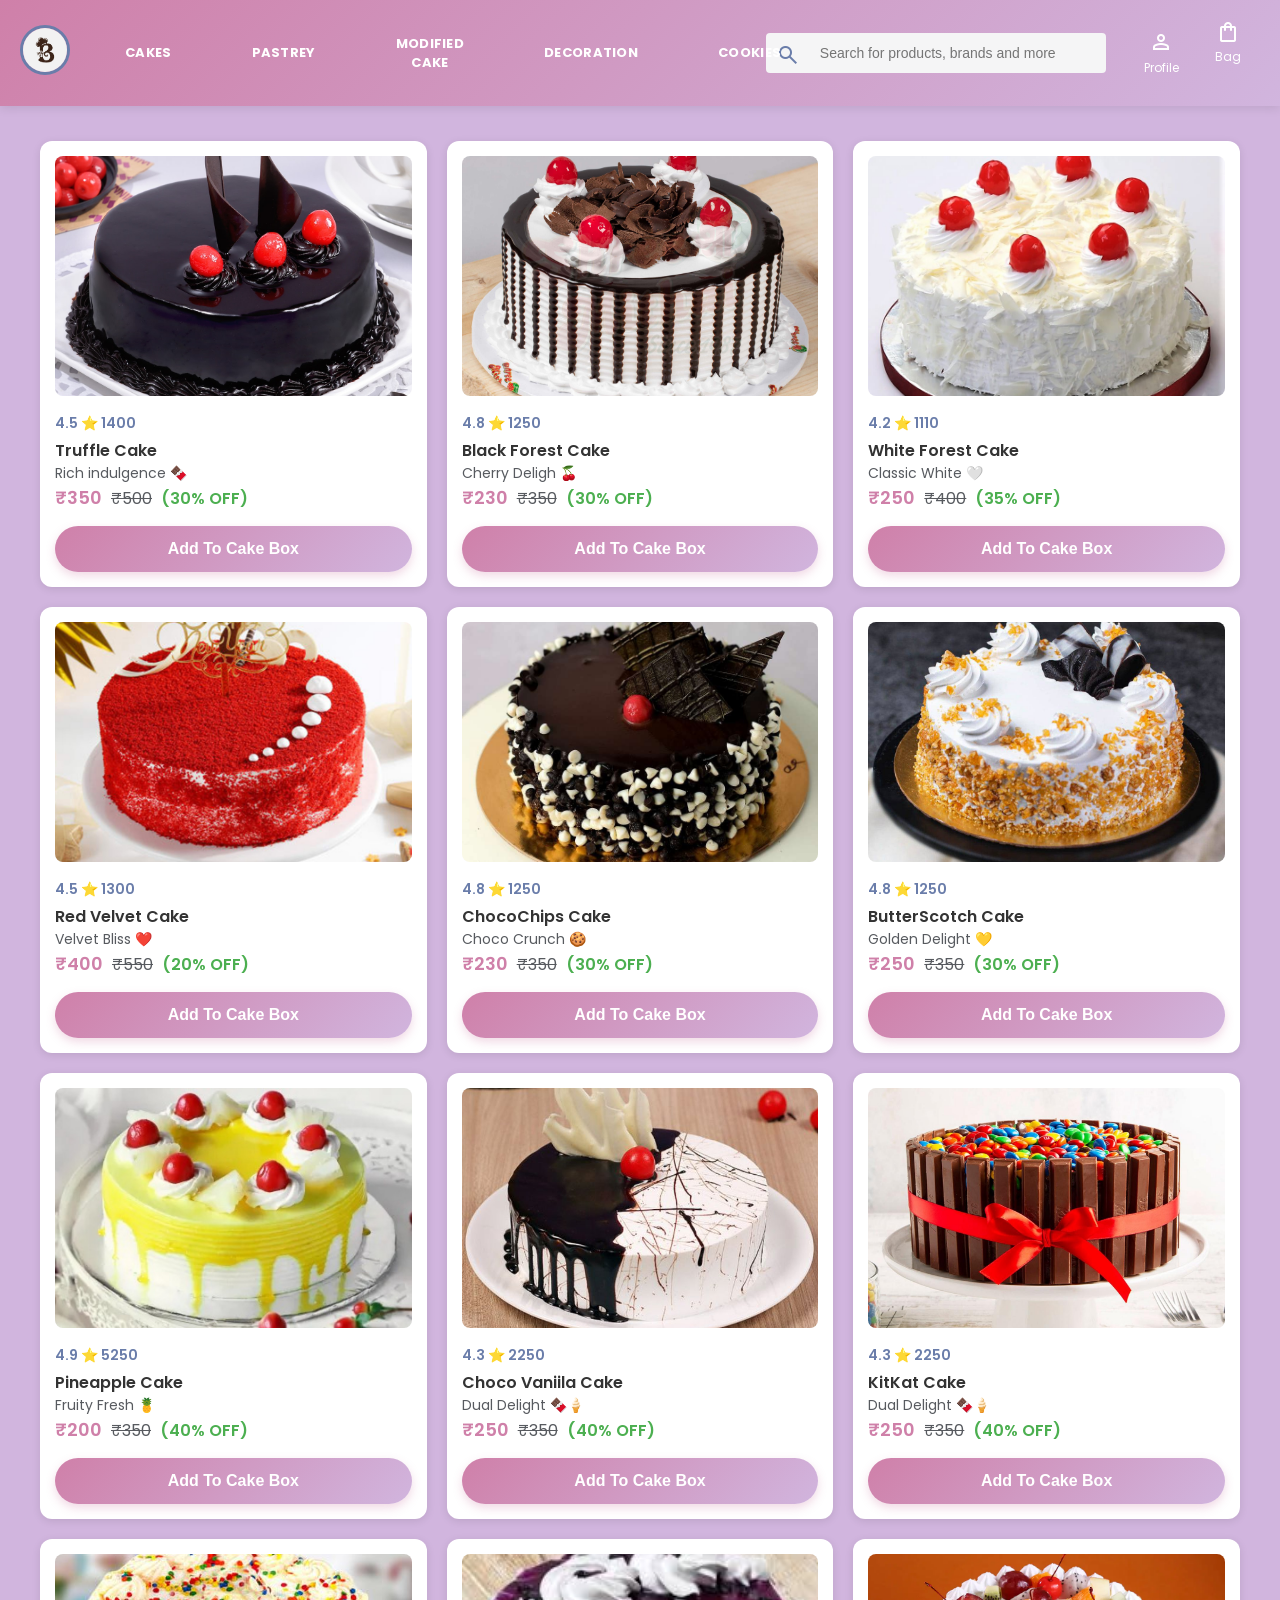
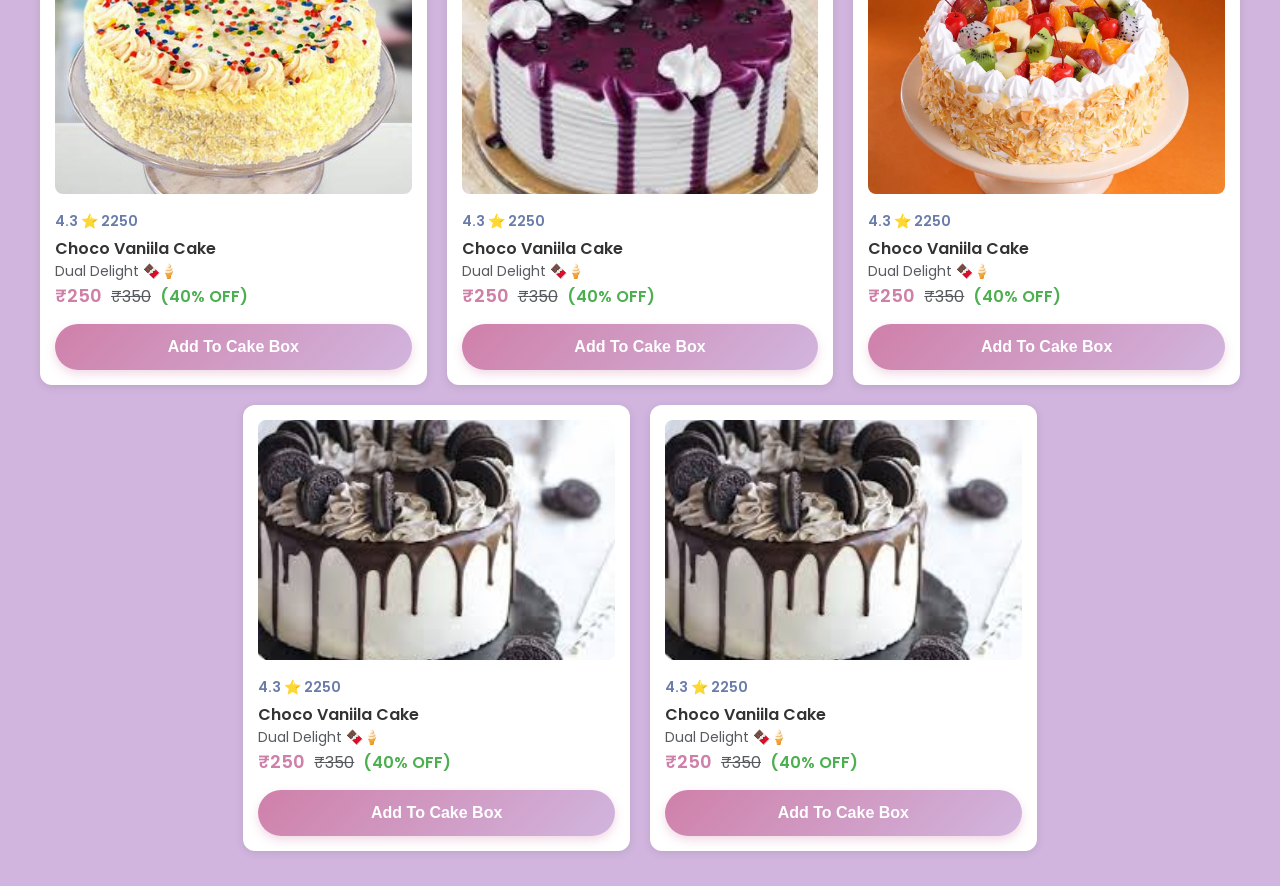
<file: index.html>
<!DOCTYPE html>
<html lang="en">

<head>
    <meta charset="UTF-8">
    <meta name="viewport" content="width=device-width, initial-scale=1.0">
    <title>Bungla Bakery</title>
    <link rel="stylesheet" href="style.css">
    <link
        href="https://fonts.googleapis.com/css2?family=Poppins:ital,wght@0,100;0,200;0,300;0,400;0,500;0,600;0,700;0,800;0,900;1,100;1,200;1,300;1,400;1,500;1,600;1,700;1,800;1,900&display=swap"
        rel="stylesheet">
    <link rel="stylesheet"
        href="https://fonts.googleapis.com/css2?family=Material+Symbols+Outlined:opsz,wght,FILL,GRAD@20..48,100..700,0..1,-50..200" />
</head>

<body>
    <header>
        <a href="#"><img class="logo" src="images/logo.jpg" alt="logo"></a>
        <nav class="navbar">
            <a href="index.html">Cakes</a>
            <a href="pastrey.html">Pastrey</a>
            <a href="modified.html">Modified Cake</a>
            <a href="decoration.html">Decoration</a>
            <a href="cookies.html">Cookies</a>
        </nav>
        <div class="search">
            <span class="material-symbols-outlined search_icon">search</span>
            <input class="search_input" placeholder="Search for products, brands and more">
        </div>
        <div class="profile">
            <span class="material-symbols-outlined person_icon">person</span>
            <span class="action">Profile</span>
        </div>
        <div class="profile">
            <span class="material-symbols-outlined cart_icon">shopping_bag</span>
            <a href="bag.html"><span class="action">Bag</span></a>
            <span class="bag-item-count"><sup>0</sup></span>
        </div>

        </div>
    </header>

    <main>
        <div class="container">
            <div class="item-container">
                <img class="cake-img" src="images/Dark Choclate.jpeg" alt="cake img">
                <div class="rating">
                    4.5 ⭐ |1400
                </div>
                <div class="name">Truffle Cake</div>
                <div class="ingredient">Rich indulgence 🍫</div>
                <div>
                    <span class="price">350</span>
                    <span class="mrp">500</span>
                    <span class="offer">(30% OFF)</span>
                </div>
                <button class="btn">Add To Cake Box</button>
            </div>
            <div class="item-container">
                <img class="cake-img" src="images/Dark Choclate.jpeg" alt="cake img">
                <div class="rating">
                    <span>4.5 ⭐ |</span>
                    <span>1400</span>
                </div>
                <div class="name">Truffle Cake</div>
                <div class="ingredient">Rich indulgence 🍫</div>
                <div>
                    <span class="price">350</span>
                    <span class="mrp">500</span>
                    <span class="offer">(30% OFF)</span>
                </div>
                <button class="btn">Add To Cake Box</button>
            </div>
            
        </div>
    </main>

    <script src="cake.js"></script>
    <script src="logic.js"></script>
    


</body>

</html>
</file>
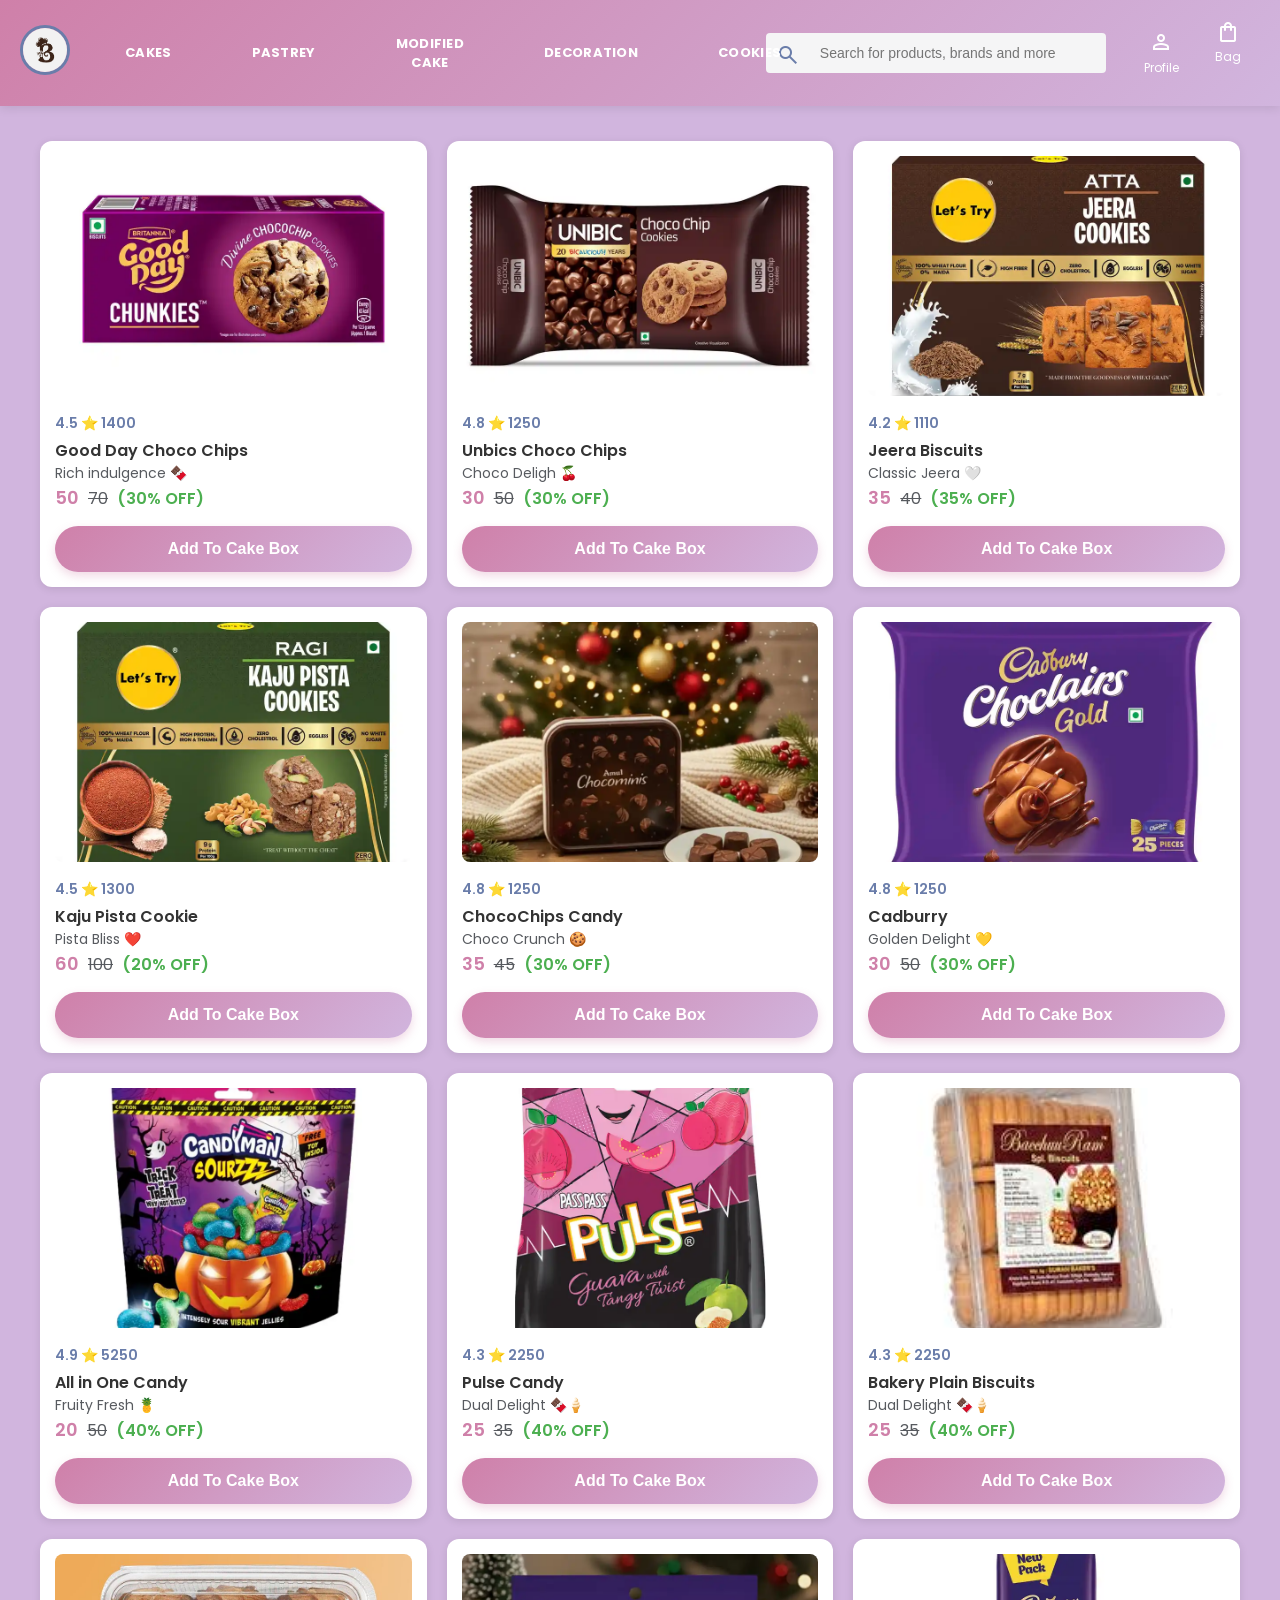
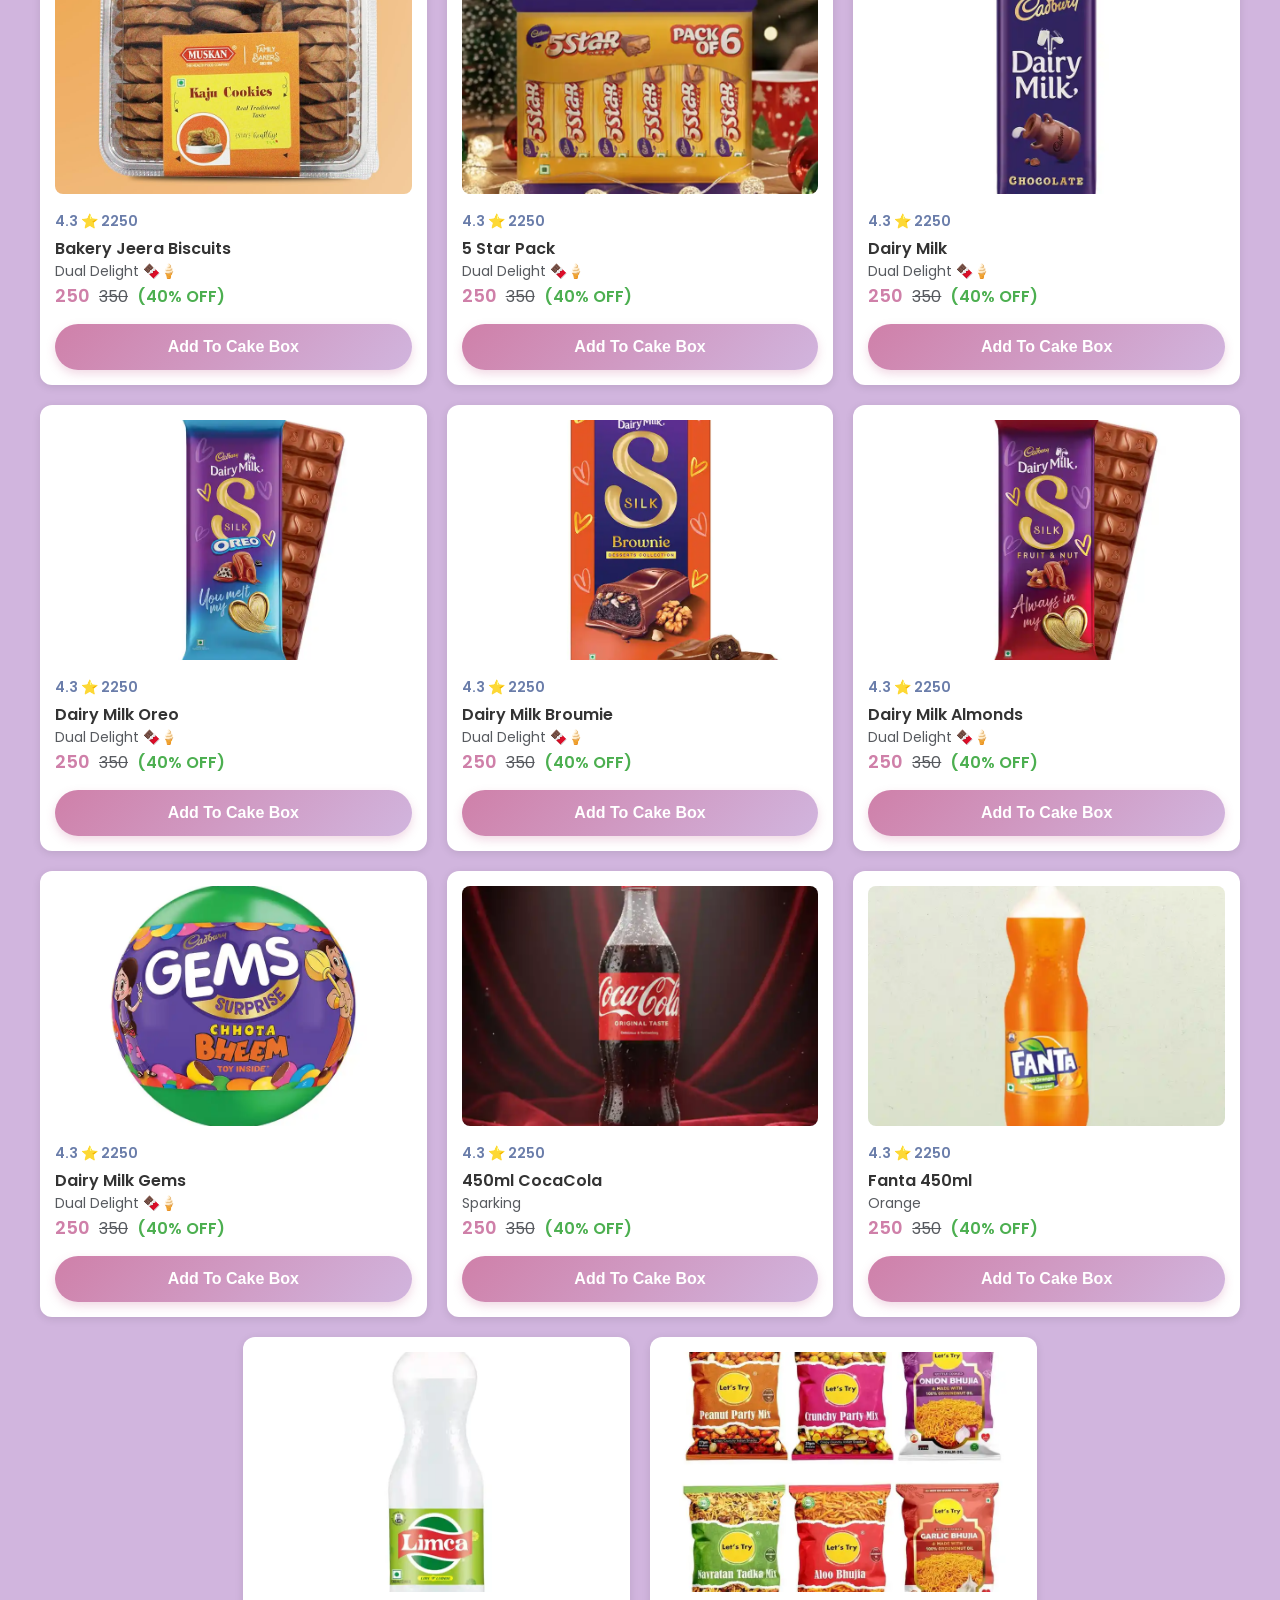
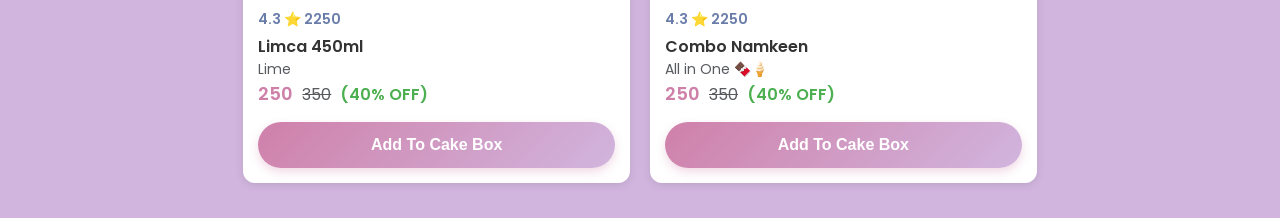
<file: cookies.html>
<!DOCTYPE html>
<html lang="en">

<head>
    <meta charset="UTF-8">
    <meta name="viewport" content="width=device-width, initial-scale=1.0">
    <title>Bungla Bakery</title>
    <link rel="stylesheet" href="style.css">
    <link
        href="https://fonts.googleapis.com/css2?family=Poppins:ital,wght@0,100;0,200;0,300;0,400;0,500;0,600;0,700;0,800;0,900;1,100;1,200;1,300;1,400;1,500;1,600;1,700;1,800;1,900&display=swap"
        rel="stylesheet">
    <link rel="stylesheet"
        href="https://fonts.googleapis.com/css2?family=Material+Symbols+Outlined:opsz,wght,FILL,GRAD@20..48,100..700,0..1,-50..200" />
</head>

<body>
    <header>
        <a href="#"><img class="logo" src="images/logo.jpg" alt="logo"></a>
        <nav class="navbar">
            <a href="index.html">Cakes</a>
            <a href="pastrey.html">Pastrey</a>
            <a href="modified.html">Modified Cake</a>
            <a href="decoration.html">Decoration</a>
            <a href="cookies.html">Cookies</a>
        </nav>
        <div class="search">
            <span class="material-symbols-outlined search_icon">search</span>
            <input class="search_input" placeholder="Search for products, brands and more">
        </div>
        <div class="profile">
            <span class="material-symbols-outlined person_icon">person</span>
            <span class="action">Profile</span>
        </div>
        <div class="profile">
            <span class="material-symbols-outlined cart_icon">shopping_bag</span>
            <a href="bag.html"><span class="action">Bag</span></a>
            <span class="bag-item-count"><sup>0</sup></span>
        </div>

        </div>
    </header>

    <main>
        <div class="fish">
            <div class="item-container">
                <img class="cake-img" src="images/Dark Choclate.jpeg" alt="cake img">
                <div class="rating">
                    4.5 ⭐ |1400
                </div>
                <div class="name">Truffle Cake</div>
                <div class="ingredient">Rich indulgence 🍫</div>
                <div>
                    <span class="price">350</span>
                    <span class="mrp">500</span>
                    <span class="offer">(30% OFF)</span>
                </div>
                <button class="btn">Add To Cake Box</button>
            </div>
            <div class="item-container">
                <img class="cake-img" src="images/Dark Choclate.jpeg" alt="cake img">
                <div class="rating">
                    <span>4.5 ⭐ |</span>
                    <span>1400</span>
                </div>
                <div class="name">Truffle Cake</div>
                <div class="ingredient">Rich indulgence 🍫</div>
                <div>
                    <span class="price">350</span>
                    <span class="mrp">500</span>
                    <span class="offer">(30% OFF)</span>
                </div>
                <button class="btn">Add To Cake Box</button>
            </div>
            
        </div>
    </main>

    <script src="cookies.js"></script>
    <script src="logic.js"></script>
    


</body>

</html>
</file>
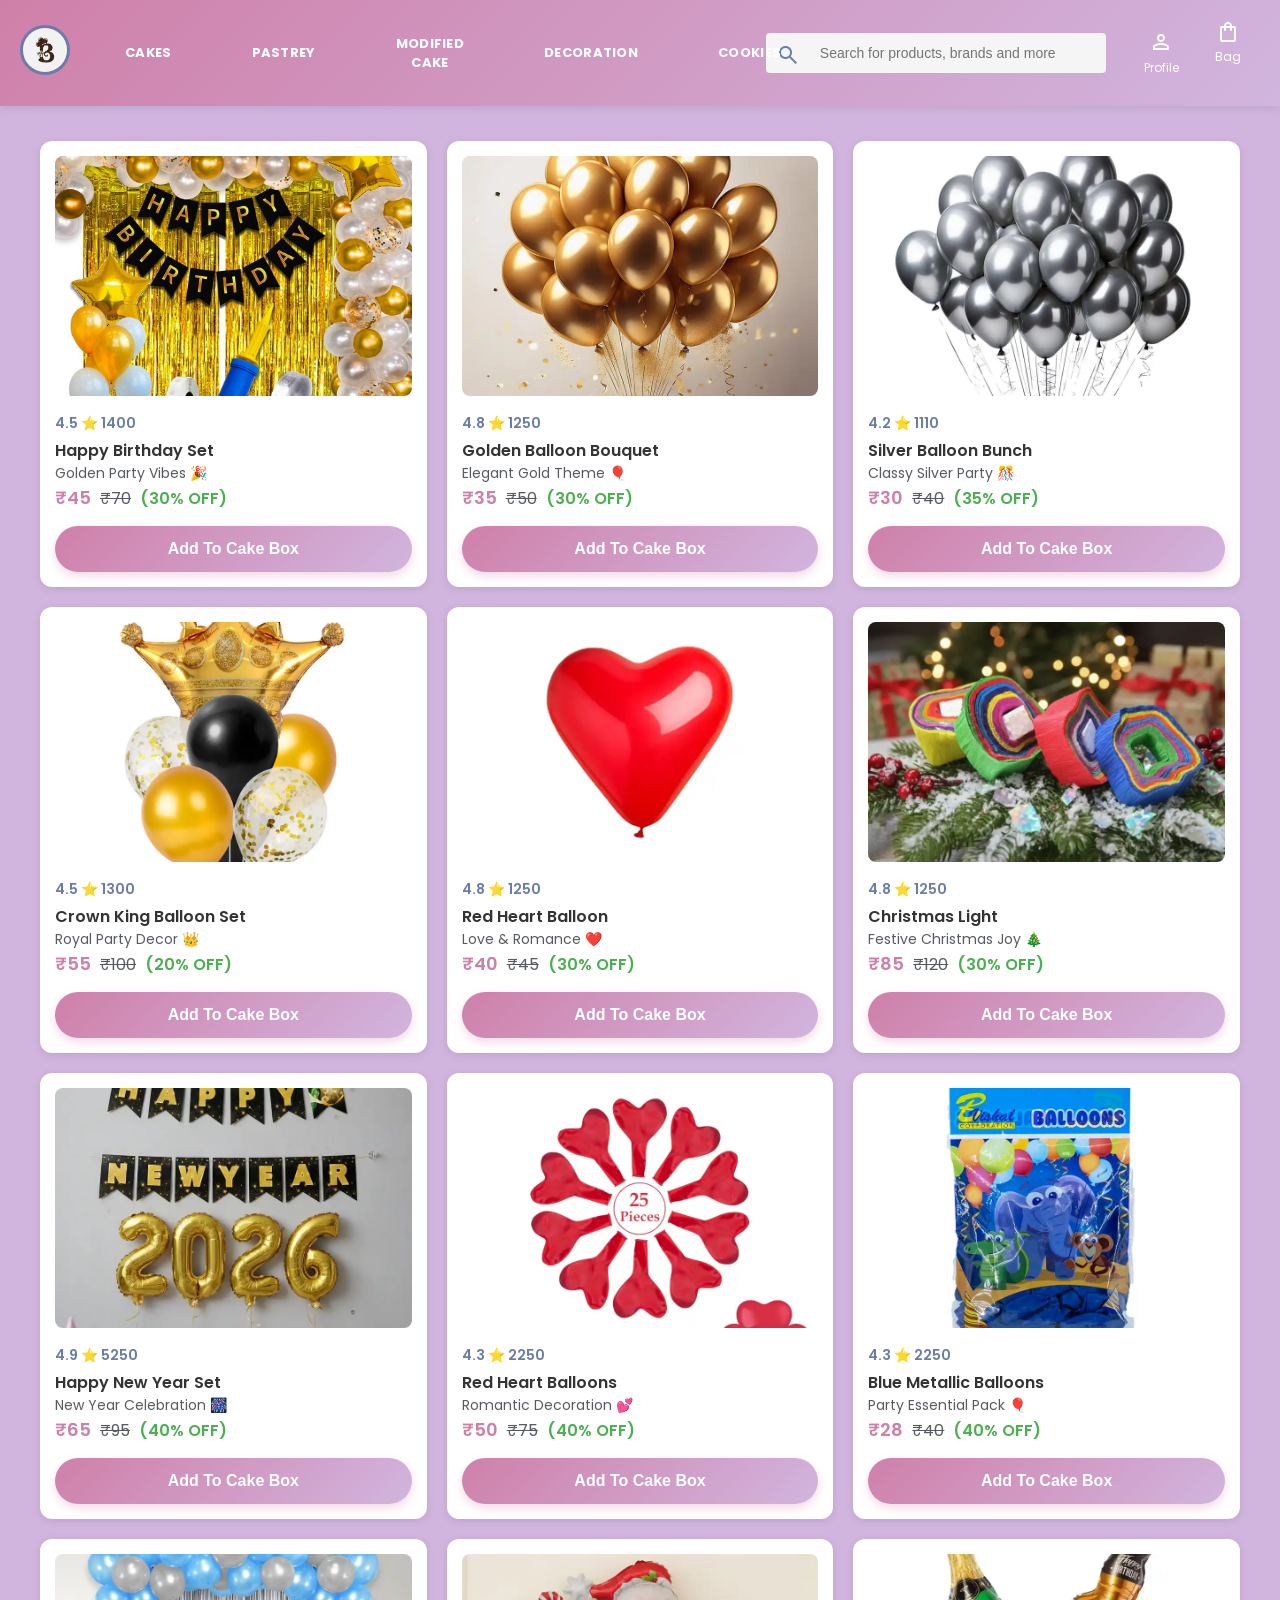
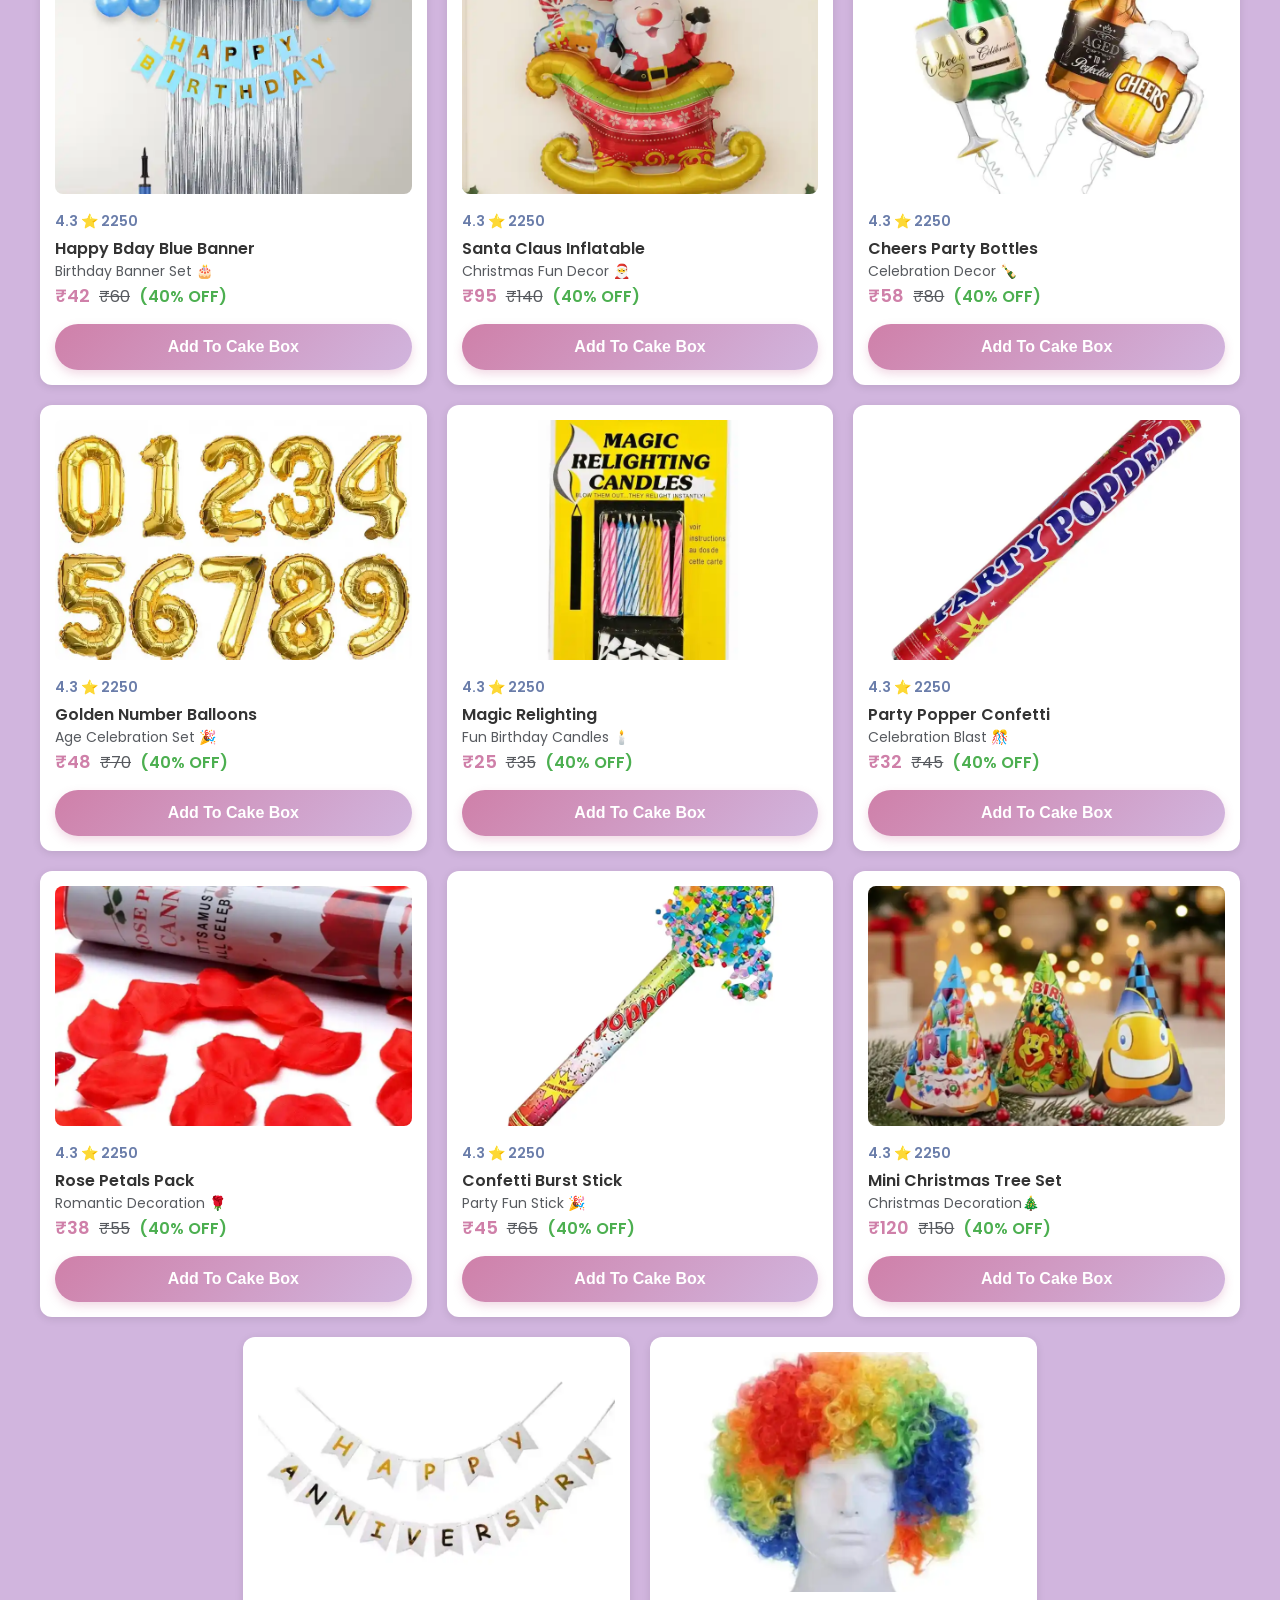
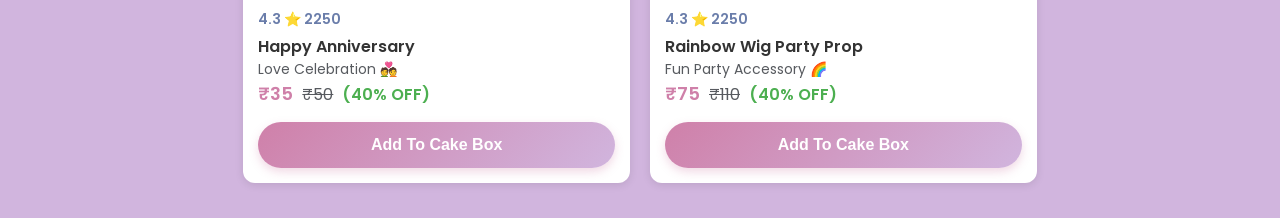
<file: decoration.html>
<!DOCTYPE html>
<html lang="en">

<head>
    <meta charset="UTF-8">
    <meta name="viewport" content="width=device-width, initial-scale=1.0">
    <title>Bungla Bakery</title>
    <link rel="stylesheet" href="style.css">
    <link
        href="https://fonts.googleapis.com/css2?family=Poppins:ital,wght@0,100;0,200;0,300;0,400;0,500;0,600;0,700;0,800;0,900;1,100;1,200;1,300;1,400;1,500;1,600;1,700;1,800;1,900&display=swap"
        rel="stylesheet">
    <link rel="stylesheet"
        href="https://fonts.googleapis.com/css2?family=Material+Symbols+Outlined:opsz,wght,FILL,GRAD@20..48,100..700,0..1,-50..200" />
</head>

<body>
    <header>
        <a href="#"><img class="logo" src="images/logo.jpg" alt="logo"></a>
        <nav class="navbar">
            <a href="index.html">Cakes</a>
            <a href="pastrey.html">Pastrey</a>
            <a href="modified.html">Modified Cake</a>
            <a href="decoration.html">Decoration</a>
            <a href="cookies.html">Cookies</a>
        </nav>
        <div class="search">
            <span class="material-symbols-outlined search_icon">search</span>
            <input class="search_input" placeholder="Search for products, brands and more">
        </div>
        <div class="profile">
            <span class="material-symbols-outlined person_icon">person</span>
            <span class="action">Profile</span>
        </div>
        <div class="profile">
            <span class="material-symbols-outlined cart_icon">shopping_bag</span>
            <a href="bag.html"><span class="action">Bag</span></a>
            <span class="bag-item-count"><sup>0</sup></span>
        </div>

        </div>
    </header>

    <main>
        <div class="cat">
            <div class="item-container">
                <img class="cake-img" src="images/Dark Choclate.jpeg" alt="cake img">
                <div class="rating">
                    4.5 ⭐ |1400
                </div>
                <div class="name">Truffle Cake</div>
                <div class="ingredient">Rich indulgence 🍫</div>
                <div>
                    <span class="price">350</span>
                    <span class="mrp">500</span>
                    <span class="offer">(30% OFF)</span>
                </div>
                <button class="btn">Add To Cake Box</button>
            </div>
            <div class="item-container">
                <img class="cake-img" src="images/Dark Choclate.jpeg" alt="cake img">
                <div class="rating">
                    <span>4.5 ⭐ |</span>
                    <span>1400</span>
                </div>
                <div class="name">Truffle Cake</div>
                <div class="ingredient">Rich indulgence 🍫</div>
                <div>
                    <span class="price">350</span>
                    <span class="mrp">500</span>
                    <span class="offer">(30% OFF)</span>
                </div>
                <button class="btn">Add To Cake Box</button>
            </div>
            
        </div>
    </main>

    <script src="decoration.js"></script>
    <script src="logic.js"></script>
    


</body>

</html>
</file>
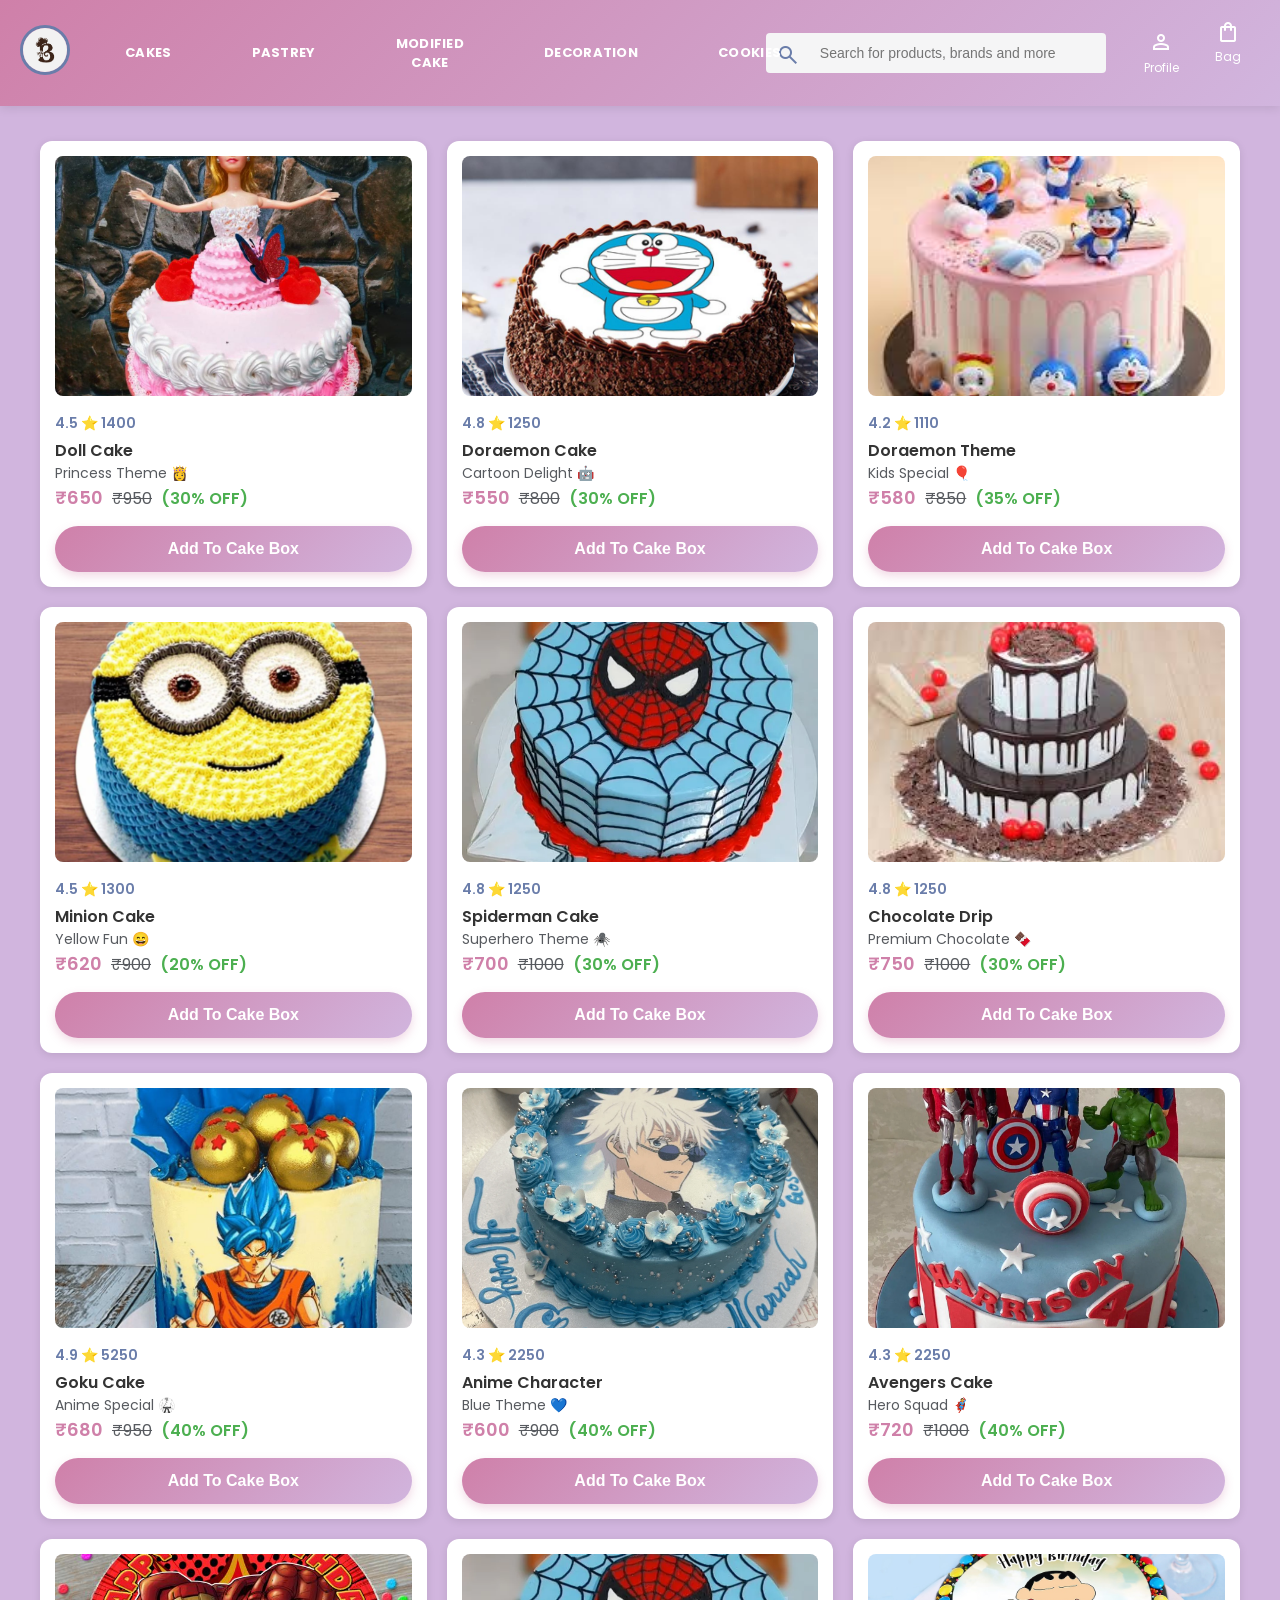
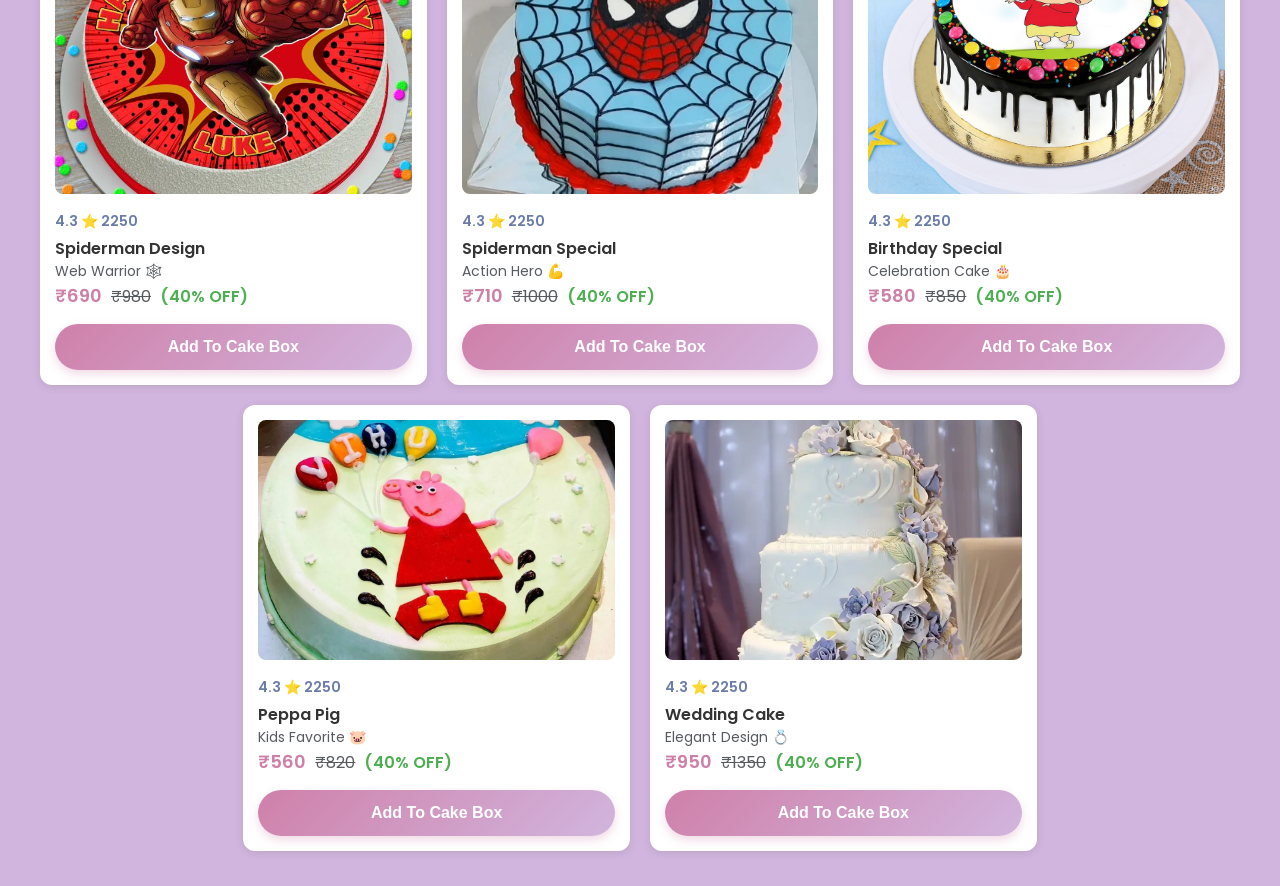
<file: modified.html>
<!DOCTYPE html>
<html lang="en">

<head>
    <meta charset="UTF-8">
    <meta name="viewport" content="width=device-width, initial-scale=1.0">
    <title>Bungla Bakery</title>
    <link rel="stylesheet" href="style.css">
    <link
        href="https://fonts.googleapis.com/css2?family=Poppins:ital,wght@0,100;0,200;0,300;0,400;0,500;0,600;0,700;0,800;0,900;1,100;1,200;1,300;1,400;1,500;1,600;1,700;1,800;1,900&display=swap"
        rel="stylesheet">
    <link rel="stylesheet"
        href="https://fonts.googleapis.com/css2?family=Material+Symbols+Outlined:opsz,wght,FILL,GRAD@20..48,100..700,0..1,-50..200" />
</head>

<body>
    <header>
        <a href="#"><img class="logo" src="images/logo.jpg" alt="logo"></a>
        <nav class="navbar">
            <a href="index.html">Cakes</a>
            <a href="pastrey.html">Pastrey</a>
            <a href="modified.html">Modified Cake</a>
            <a href="decoration.html">Decoration</a>
            <a href="cookies.html">Cookies</a>
        </nav>
        <div class="search">
            <span class="material-symbols-outlined search_icon">search</span>
            <input class="search_input" placeholder="Search for products, brands and more">
        </div>
        <div class="profile">
            <span class="material-symbols-outlined person_icon">person</span>
            <span class="action">Profile</span>
        </div>
        <div class="profile">
            <span class="material-symbols-outlined cart_icon">shopping_bag</span>
            <a href="bag.html"><span class="action">Bag</span></a>
            <span class="bag-item-count"><sup>0</sup></span>
        </div>

        </div>
    </header>

    <main>
        <div class="dog">
            <div class="item-container">
                <img class="cake-img" src="images/Dark Choclate.jpeg" alt="cake img">
                <div class="rating">
                    4.5 ⭐ |1400
                </div>
                <div class="name">Truffle Cake</div>
                <div class="ingredient">Rich indulgence 🍫</div>
                <div>
                    <span class="price">350</span>
                    <span class="mrp">500</span>
                    <span class="offer">(30% OFF)</span>
                </div>
                <button class="btn">Add To Cake Box</button>
            </div>
            <div class="item-container">
                <img class="cake-img" src="images/Dark Choclate.jpeg" alt="cake img">
                <div class="rating">
                    <span>4.5 ⭐ |</span>
                    <span>1400</span>
                </div>
                <div class="name">Truffle Cake</div>
                <div class="ingredient">Rich indulgence 🍫</div>
                <div>
                    <span class="price">350</span>
                    <span class="mrp">500</span>
                    <span class="offer">(30% OFF)</span>
                </div>
                <button class="btn">Add To Cake Box</button>
            </div>
            
        </div>
    </main>

    <script src="modified.js"></script>
    <script src="logic.js"></script>
    


</body>

</html>
</file>
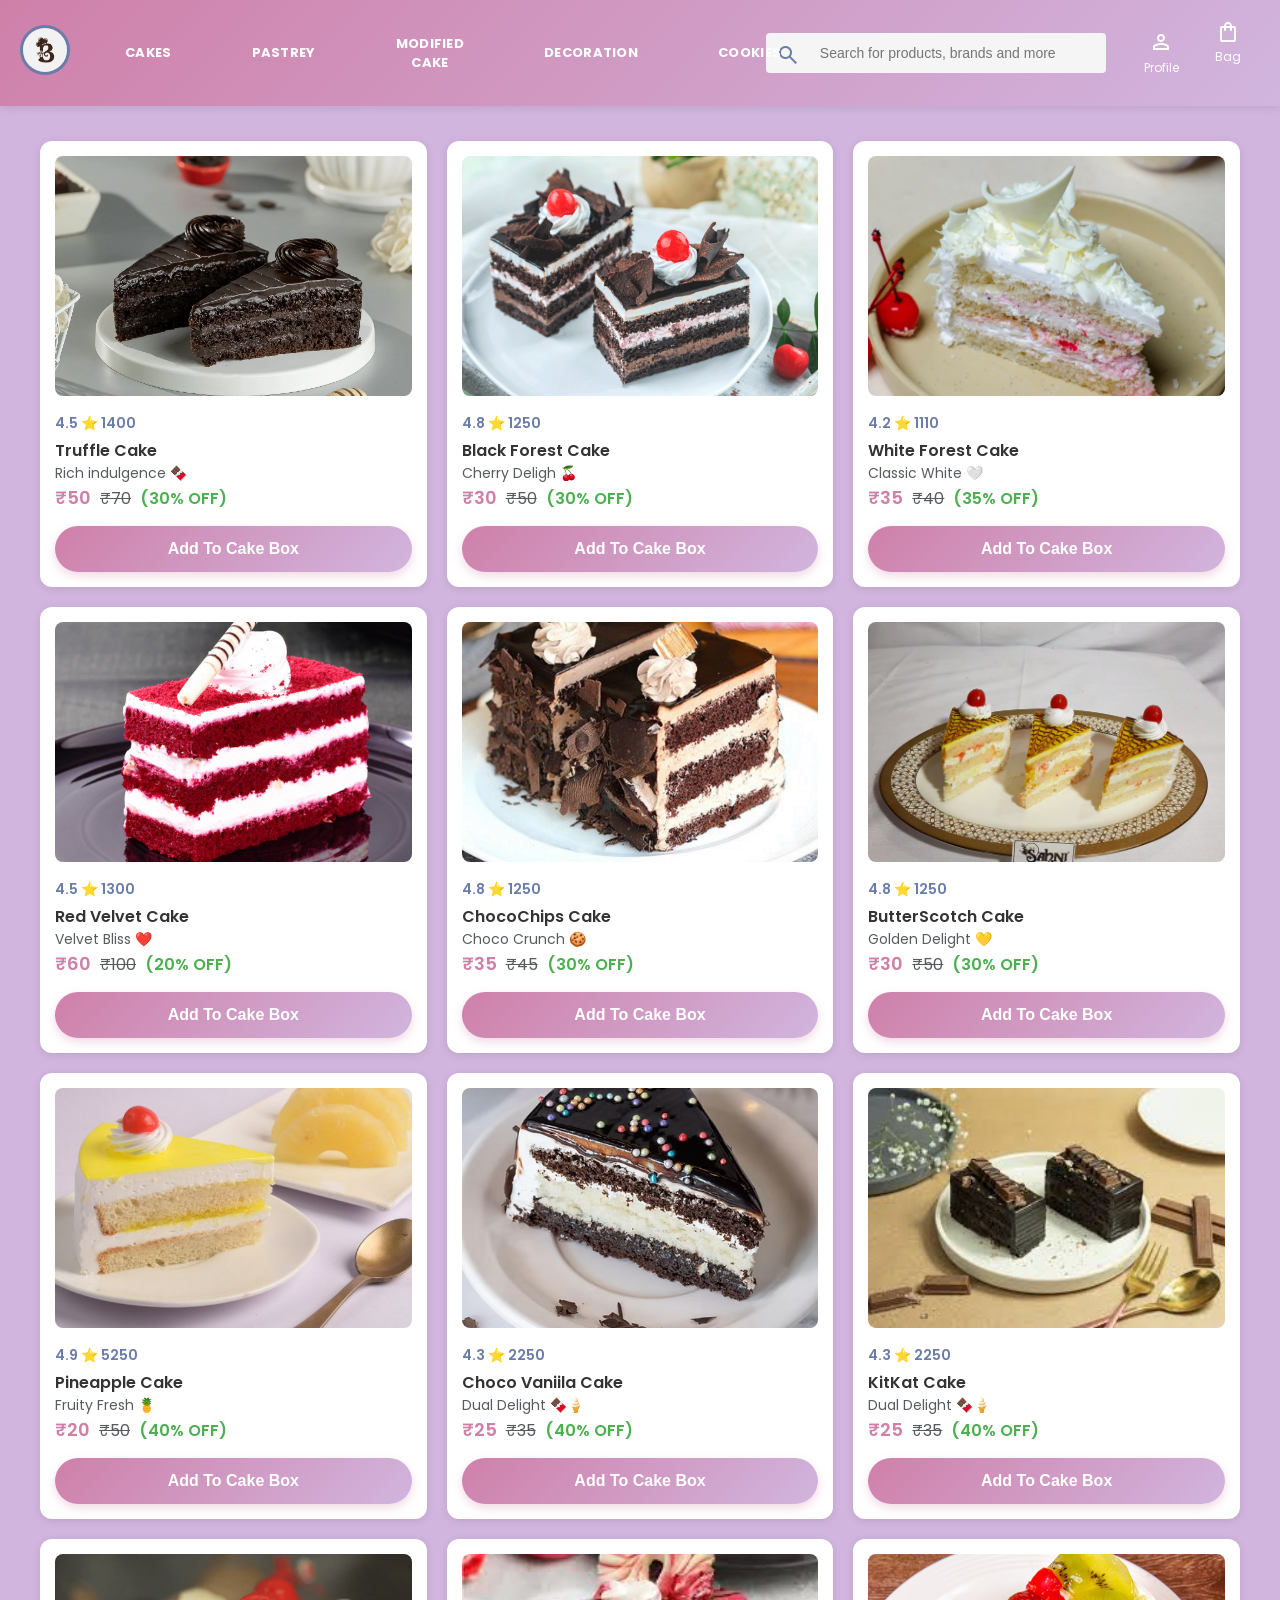
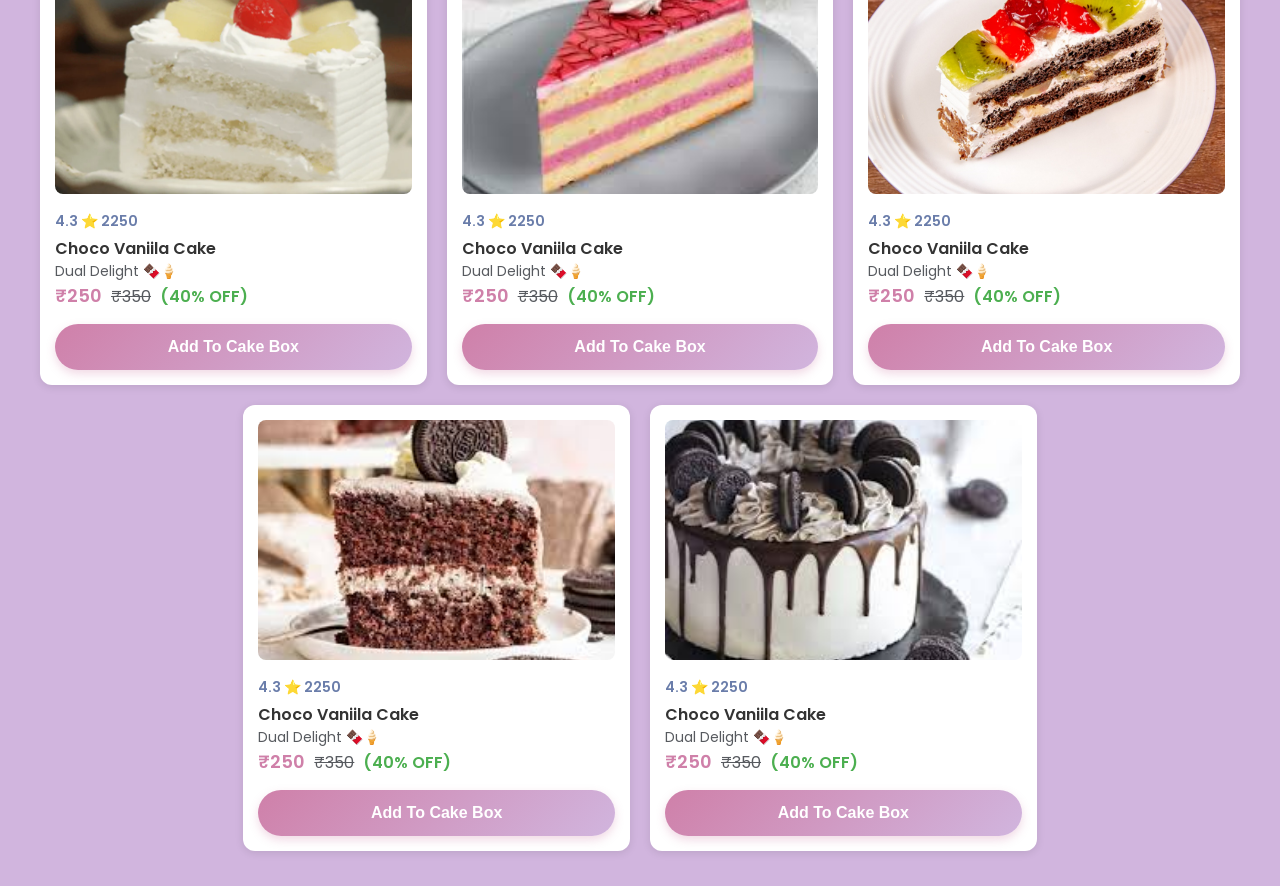
<file: pastrey.html>
<!DOCTYPE html>
<html lang="en">

<head>
    <meta charset="UTF-8">
    <meta name="viewport" content="width=device-width, initial-scale=1.0">
    <title>Bungla Bakery</title>
    <link rel="stylesheet" href="style.css">
    <link
        href="https://fonts.googleapis.com/css2?family=Poppins:ital,wght@0,100;0,200;0,300;0,400;0,500;0,600;0,700;0,800;0,900;1,100;1,200;1,300;1,400;1,500;1,600;1,700;1,800;1,900&display=swap"
        rel="stylesheet">
    <link rel="stylesheet"
        href="https://fonts.googleapis.com/css2?family=Material+Symbols+Outlined:opsz,wght,FILL,GRAD@20..48,100..700,0..1,-50..200" />
</head>

<body>
    <header>
        <a href="#"><img class="logo" src="images/logo.jpg" alt="logo"></a>
        <nav class="navbar">
            <a href="index.html">Cakes</a>
            <a href="pastrey.html">Pastrey</a>
            <a href="modified.html">Modified Cake</a>
            <a href="decoration.html">Decoration</a>
            <a href="cookies.html">Cookies</a>
        </nav>
        <div class="search">
            <span class="material-symbols-outlined search_icon">search</span>
            <input class="search_input" placeholder="Search for products, brands and more">
        </div>
        <div class="profile">
            <span class="material-symbols-outlined person_icon">person</span>
            <span class="action">Profile</span>
        </div>
        <div class="profile">
            <span class="material-symbols-outlined cart_icon">shopping_bag</span>
            <a href="bag.html"><span class="action">Bag</span></a>
            <span class="bag-item-count"><sup>0</sup></span>
        </div>

        </div>
    </header>

    <main>
        <div class="box">
            <div class="item-container">
                <img class="cake-img" src="images/Dark Choclate.jpeg" alt="cake img">
                <div class="rating">
                    4.5 ⭐ |1400
                </div>
                <div class="name">Truffle Cake</div>
                <div class="ingredient">Rich indulgence 🍫</div>
                <div>
                    <span class="price">350</span>
                    <span class="mrp">500</span>
                    <span class="offer">(30% OFF)</span>
                </div>
                <button class="btn">Add To Cake Box</button>
            </div>
            <div class="item-container">
                <img class="cake-img" src="images/Dark Choclate.jpeg" alt="cake img">
                <div class="rating">
                    <span>4.5 ⭐ |</span>
                    <span>1400</span>
                </div>
                <div class="name">Truffle Cake</div>
                <div class="ingredient">Rich indulgence 🍫</div>
                <div>
                    <span class="price">350</span>
                    <span class="mrp">500</span>
                    <span class="offer">(30% OFF)</span>
                </div>
                <button class="btn">Add To Cake Box</button>
            </div>
            
        </div>
    </main>

    <script src="pastrey.js"></script>
    <script src="logic.js"></script>
    


</body>

</html>
</file>
<file: style.css>
/* ========================================
   BUNGLA BAKERY - FULLY RESPONSIVE CSS
   Mobile-First Approach with Media Queries
   ======================================== */

/* ===== COLOR PALETTE =====
Primary: #CF80A9 (Pink)
Secondary: #6A7DAA (Blue-Gray)
Tertiary: #D1B5DE (Light Purple)
Supporting: #B49A88, #CDB5A6, #A99083, #C0A79F, #A3ADD2
========================== */

/* ========================================
   BASE STYLES (Mobile First - Default)
   These styles apply to ALL screen sizes
   ======================================== */

* {
    box-sizing: border-box;
    margin: 0;
    padding: 0;
}

body {
    font-family: 'Poppins', sans-serif;
    line-height: 1.5;
    background-color: #D1B5DE;
    overflow-x: hidden;
}

a {
    text-decoration: none;
}

/* ========================================
   HEADER - MOBILE FIRST
   Mobile: Stacked layout
   ======================================== */

header {
    display: flex;
    flex-direction: column;  /* Stack vertically on mobile */
    align-items: center;
    padding: 10px;
    background: linear-gradient(135deg, #CF80A9 0%, #D1B5DE 100%);
    box-shadow: 0 2px 10px rgba(0, 0, 0, 0.1);
}

.logo {
    width: 50px;
    height: 50px;
    border-radius: 50%;
    border: 3px solid #6A7DAA;
    transition: transform 0.3s ease, box-shadow 0.3s ease;
    margin-bottom: 10px;
}

.logo:hover {
    transform: scale(1.1);
    box-shadow: 0 4px 15px rgba(207, 128, 169, 0.4);
}

/* ========================================
   NAVIGATION - MOBILE FIRST
   Mobile: Vertical stack
   ======================================== */

.navbar {
    display: flex;
    flex-direction: column;
    width: 100%;
    align-items: center;
    gap: 5px;
}

.navbar a {
    font-size: 14px;
    letter-spacing: 0.3px;
    color: #fff;
    font-weight: 700;
    text-transform: uppercase;
    padding: 12px 20px;
    width: 90%;
    text-align: center;
    position: relative;
    transition: all 0.3s ease;
    border-radius: 5px;
}

.navbar a::after {
    content: '';
    position: absolute;
    bottom: 8px;
    left: 50%;
    transform: translateX(-50%);
    width: 0;
    height: 3px;
    background-color: #6A7DAA;
    transition: width 0.3s ease;
}

.navbar a:hover {
    background-color: rgba(106, 125, 170, 0.2);
    color: #6A7DAA;
}

.navbar a:hover::after {
    width: 60%;
}

/* ========================================
   SEARCH BAR - MOBILE FIRST
   ======================================== */

.search {
    display: flex;
    width: 90%;
    max-width: 500px;
    height: 40px;
    margin: 10px 0;
}

.search_icon {
    box-sizing: content-box;
    height: 20px;
    padding: 10px;
    background-color: #f5f5f6;
    color: #6A7DAA;
    font-weight: 300;
    border-radius: 4px 0 0 4px;
}

.search_input {
    color: #696e79;
    background-color: #f5f5f6;
    flex: 1;
    height: 40px;
    border: 0;
    border-radius: 0 4px 4px 0;
    padding: 0 10px;
    font-size: 14px;
}

.search_input:focus {
    outline: 2px solid #CF80A9;
}

/* ========================================
   PROFILE & BAG
   ======================================== */

.profile {
    display: flex;
    flex-direction: column;
    align-items: center;
    color: #fff;
    padding: 10px;
    cursor: pointer;
    transition: transform 0.3s ease;
    min-height: 44px;
    min-width: 44px;
}

.profile:hover {
    transform: translateY(-2px);
}

.profile .action {
    color: #fff;
    font-size: 12px;
    margin-top: 5px;
}

.profile:hover .action {
    color: #6A7DAA;
}

.bag-item-count {
    background-color: #CF80A9;
    white-space: nowrap;
    text-align: center;
    line-height: 18px;
    padding: 0 6px;
    height: 18px;
    position: relative;
    border-radius: 50%;
    font-size: 12px;
    color: #fff;
    left: 13px;
    top: -44px;
    font-weight: 700;
    cursor: pointer;
}

/* ========================================
   MAIN CONTAINER - MOBILE FIRST
   ======================================== */

.container {
    width: 100%;
    display: flex;
    flex-wrap: wrap;
    justify-content: center;
    padding: 15px 10px;
    gap: 15px;
}

/* ========================================
   PRODUCT CARDS - MOBILE FIRST
   Mobile: 1 column (full width)
   ======================================== */

.item-container {
    width: calc(100% - 20px);
    max-width: 400px;
    padding: 15px;
    background-color: #fff;
    border-radius: 12px;
    box-shadow: 0 2px 8px rgba(0, 0, 0, 0.1);
    transition: all 0.3s ease;
    position: relative;
    overflow: hidden;
}

.item-container:hover {
    transform: translateY(-8px);
    box-shadow: 0 8px 25px rgba(207, 128, 169, 0.3);
}

/* ========================================
   PRODUCT IMAGES
   ======================================== */

.cake-img {
    width: 100%;
    height: 200px;
    object-fit: cover;
    object-position: center;
    border-radius: 8px;
    transition: all 0.4s ease;
    cursor: pointer;
}

.item-container:hover .cake-img {
    transform: scale(1.08);
    filter: brightness(1.1);
}

.item-container::before {
    content: '';
    position: absolute;
    top: 15px;
    left: 15px;
    right: 15px;
    height: 200px;
    background: linear-gradient(135deg, rgba(207, 128, 169, 0.3), rgba(106, 125, 170, 0.3));
    opacity: 0;
    transition: opacity 0.4s ease;
    pointer-events: none;
    border-radius: 8px;
    z-index: 1;
}

.item-container:hover::before {
    opacity: 1;
}

/* ========================================
   PRODUCT INFO
   ======================================== */

.rating {
    font-weight: 600;
    margin-top: 10px;
    color: #6A7DAA;
    font-size: 14px;
}

.name {
    font-weight: 600;
    font-size: 16px;
    margin-top: 5px;
    color: #333;
}

.ingredient {
    color: #575a5f;
    font-size: 14px;
}

.price {
    font-weight: 600;
    color: #CF80A9;
    font-size: 18px;
}

.mrp {
    color: #575a5f;
    text-decoration: line-through;
    margin-left: 5px;
}

.offer {
    color: #4caf50;
    font-weight: 600;
    margin-left: 5px;
}

/* ========================================
   BUTTONS
   ======================================== */

.btn {
    margin-top: 15px;
    padding: 12px 20px;
    font-size: 14px;
    width: 100%;
    border: none;
    border-radius: 25px;
    font-weight: 600;
    background: linear-gradient(135deg, #CF80A9, #D1B5DE);
    color: #fff;
    cursor: pointer;
    transition: all 0.3s ease;
    box-shadow: 0 4px 10px rgba(207, 128, 169, 0.3);
    min-height: 44px;
}

.btn:hover {
    background: linear-gradient(135deg, #6A7DAA, #A3ADD2);
    transform: translateY(-2px);
    box-shadow: 0 6px 15px rgba(106, 125, 170, 0.4);
}

.btn:active {
    transform: translateY(0);
}

.box,
.dog,
.cat,
.fish {
    width: 100%;
    display: flex;
    flex-wrap: wrap;
    justify-content: center;
    padding: 15px 10px;
    gap: 15px;
}

/* ========================================
   MEDIA QUERY: LARGE PHONES (Landscape)
   Breakpoint: 480px
   ======================================== */

@media screen and (min-width: 480px) {
    .container,
    .box,
    .dog,
    .cat,
    .fish {
        padding: 20px 15px;
    }
    
    .search {
        width: 80%;
    }
    
    .navbar a {
        width: 80%;
    }
}

/* ========================================
   MEDIA QUERY: SMALL TABLETS
   Breakpoint: 600px
   Changes: 2 COLUMN GRID
   ======================================== */

@media screen and (min-width: 600px) {
    /* IMPORTANT: Products become 2 columns */
    .item-container {
        width: calc(50% - 20px);
        max-width: none;
    }
    
    .cake-img {
        height: 220px;
    }
    
    .item-container::before {
        height: 220px;
    }
}

/* ========================================
   MEDIA QUERY: TABLETS (Landscape)
   Breakpoint: 768px
   Changes: HORIZONTAL HEADER, inline nav
   ======================================== */

@media screen and (min-width: 768px) {
    /* Header becomes horizontal */
    header {
        flex-direction: row;
        justify-content: space-between;
        padding: 10px 20px;
        align-items: center;
    }
    
    .logo {
        margin-bottom: 0;
        margin-right: 15px;
    }
    
    /* Navigation becomes horizontal */
    .navbar {
        flex-direction: row;
        width: auto;
        gap: 0;
        min-width: 400px;
    }
    
    .navbar a {
        padding: 20px 25px;
        font-size: 12px;
        width: auto;
        border-radius: 0;
    }
    
    .navbar a::after {
        bottom: 15px;
    }
    
    .search {
        width: 250px;
        margin: 0 15px;
    }
    
    .profile {
        margin: 0 10px;
    }
}

/* ========================================
   MEDIA QUERY: MEDIUM LAPTOPS
   Breakpoint: 900px
   ======================================== */

@media screen and (min-width: 900px) {
    .container,
    .box,
    .dog,
    .cat,
    .fish {
        padding: 25px 20px;
        gap: 20px;
    }
    
    .search {
        width: 300px;
    }
    
    .navbar {
        min-width: 450px;
    }
    
    .navbar a {
        padding: 20px 30px;
        font-size: 13px;
    }
}

/* ========================================
   MEDIA QUERY: DESKTOP
   Breakpoint: 1024px
   Changes: 3 COLUMN GRID, max-width
   ======================================== */

@media screen and (min-width: 1024px) {
    .container,
    .box,
    .dog,
    .cat,
    .fish {
        max-width: 1400px;
        margin: 0 auto;
        padding: 30px 25px;
    }
    
    /* IMPORTANT: Products become 3 columns */
    .item-container {
        width: calc(33.333% - 20px);
    }
    
    .cake-img {
        height: 240px;
    }
    
    .item-container::before {
        height: 240px;
    }
    
    .navbar {
        min-width: 500px;
    }
    
    .navbar a {
        padding: 20px 35px;
    }
    
    .search {
        width: 350px;
        margin: 0 20px;
    }
    
    .btn {
        font-size: 16px;
        padding: 14px 40px;
    }
}

/* ========================================
   MEDIA QUERY: LARGE DESKTOP
   Breakpoint: 1280px
   ======================================== */

@media screen and (min-width: 1280px) {
    .navbar a {
        padding: 20px 40px;
        font-size: 13px;
    }
    
    .search {
        width: 400px;
    }
    
    .container,
    .box,
    .dog,
    .cat,
    .fish {
        padding: 35px 30px;
    }
}

/* ========================================
   MEDIA QUERY: EXTRA LARGE SCREENS
   Breakpoint: 1440px
   Changes: 4 COLUMN GRID
   ======================================== */

@media screen and (min-width: 1440px) {
    /* IMPORTANT: Products become 4 columns */
    .item-container {
        width: calc(25% - 20px);
    }
    
    .container,
    .box,
    .dog,
    .cat,
    .fish {
        max-width: 1600px;
    }
}

/* ========================================
   MEDIA QUERY: ULTRA WIDE
   Breakpoint: 1920px
   ======================================== */

@media screen and (min-width: 1920px) {
    .container,
    .box,
    .dog,
    .cat,
    .fish {
        max-width: 1800px;
        padding: 40px;
    }
    
    .item-container {
        width: calc(25% - 25px);
    }
    
    .cake-img {
        height: 260px;
    }
    
    .item-container::before {
        height: 260px;
    }
}

/* ========================================
   UTILITIES
   ======================================== */

.hide-mobile {
    display: none;
}

@media screen and (min-width: 768px) {
    .hide-mobile {
        display: block;
    }
}

.hide-desktop {
    display: block;
}

@media screen and (min-width: 768px) {
    .hide-desktop {
        display: none;
    }
}

/* ========================================
   ACCESSIBILITY
   ======================================== */

html {
    scroll-behavior: smooth;
}

body {
    -webkit-font-smoothing: antialiased;
    -moz-osx-font-smoothing: grayscale;
}

a:focus,
button:focus,
input:focus {
    outline: 2px solid #CF80A9;
    outline-offset: 2px;
}

a,
button {
    -webkit-tap-highlight-color: transparent;
}
</file>
